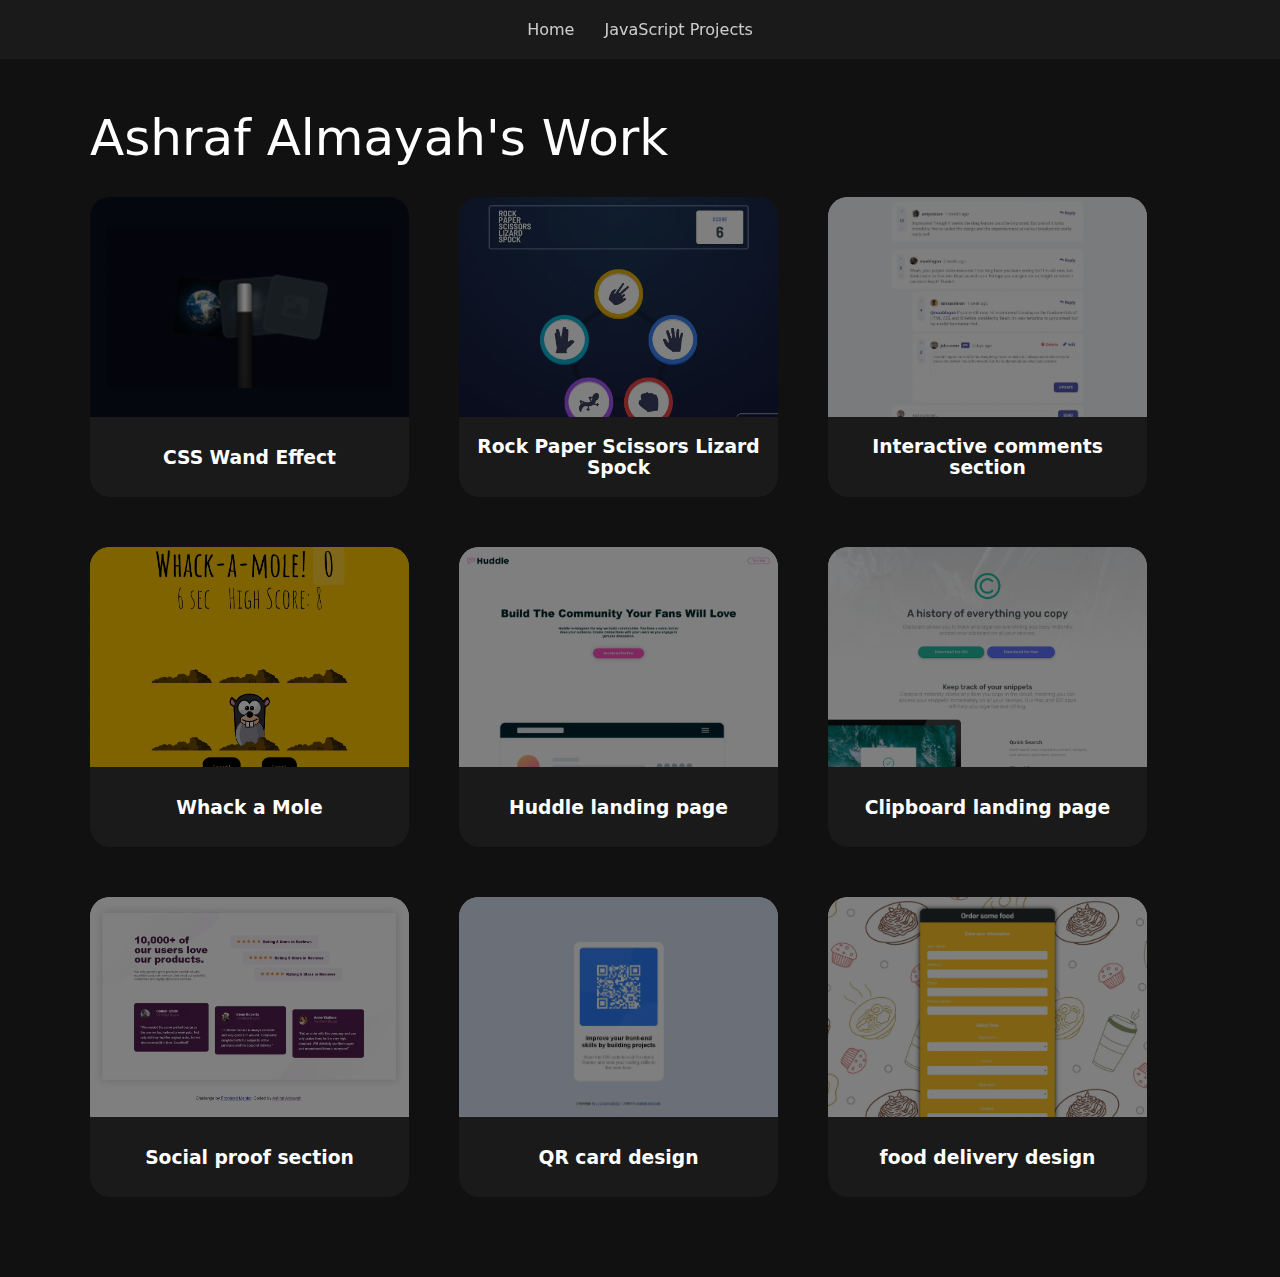
<file: index.html>
<!DOCTYPE html>
<html>
  
  <head>
    <meta name="viewport" content="width=device-width, initial-scale=1.0">
    <title>Ashraf Almayah's Work</title>
    <link rel="stylesheet" href="main.css">
  </head>

<body>
  <nav>
    <li><a href="./index.html">Home</a></li>
    <li><a href="./javascript-projects/index.html">JavaScript Projects</a></li>
  </nav>
  <div class="container">
    <header>
      <h1>Ashraf Almayah's Work</h1>
    </header>
    <section class="work-section">

      <div class="work-card">
        <a href="/css-wand-effect/">
          <div class="img-container">
            <img src="screenshots/css-wand-effect-screenshot.webp" alt="">
            <div class="overlay"></div>
          </div>
          <h3>CSS Wand Effect</h3>
        </a>
      </div>
      
      <div class="work-card">
        <a href="/rock-paper-scissors/">
          <div class="img-container">
            <img src="screenshots/rock-paper-scissors-screenshot.webp" alt="">
            <div class="overlay"></div>
          </div>
          <h3>Rock Paper Scissors Lizard Spock</h3>
        </a>
      </div>
      
      <div class="work-card">
        <a href="interactive-comments-section-main/">
          <div class="img-container">
            <img src="screenshots/interactive-comments-section-screenshot.webp" alt="">
            <div class="overlay"></div>
          </div>
          <h3>Interactive comments section</h3>
        </a>
      </div>

      <div class="work-card">
        <a href="/js-game-whack-a-mole/">
          <div class="img-container">
            <img src="screenshots/js-game-whack-a-mole-screenshot.webp" alt="">
            <div class="overlay"></div>
          </div>
          <h3>Whack a Mole</h3>
        </a>
      </div>

      <div class="work-card">
        <a href="huddle-landing-page-with-curved-sections-master/">
          <div class="img-container">
            <img src="screenshots/huddle-landing-page-with-curved-sections-screenshot.webp" alt="">
            <div class="overlay"></div>
          </div>
          <h3>Huddle landing page</h3>
        </a>
      </div>

      <div class="work-card">
          <a href="clipboard-landing-page-master/">
          <div class="img-container">
          <img src="screenshots/clipboard-landing-page-screenshot.webp" alt="">
          <div class="overlay"></div>
          </div>
          <h3>Clipboard landing page</h3>
        </a>
      </div>

      <div class="work-card">
          <a href="social-proof-section-master/">
          <div class="img-container">
            <img src="screenshots/social-proof-section-screenshot.webp" alt="">
            <div class="overlay"></div>
          </div>
          <h3>Social proof section</h3>
        </a>
      </div>

      <div class="work-card">
          <a href="qr-card/">
          <div class="img-container">
          <img src="screenshots/qr-card-screenshot.webp" alt="">
          <div class="overlay"></div>
          </div>
          <h3>QR card design</h3>
        </a>
      </div>

      <div class="work-card">
          <a href="food-delivery-design/">
          <div class="img-container">
          <img src="screenshots/food-delivery-design-screenshot.webp" alt="">
          <div class="overlay"></div>
          </div>
          <h3>food delivery design</h3>
        </a>
      </div>

    </section>
  </div>
</body>
</file>
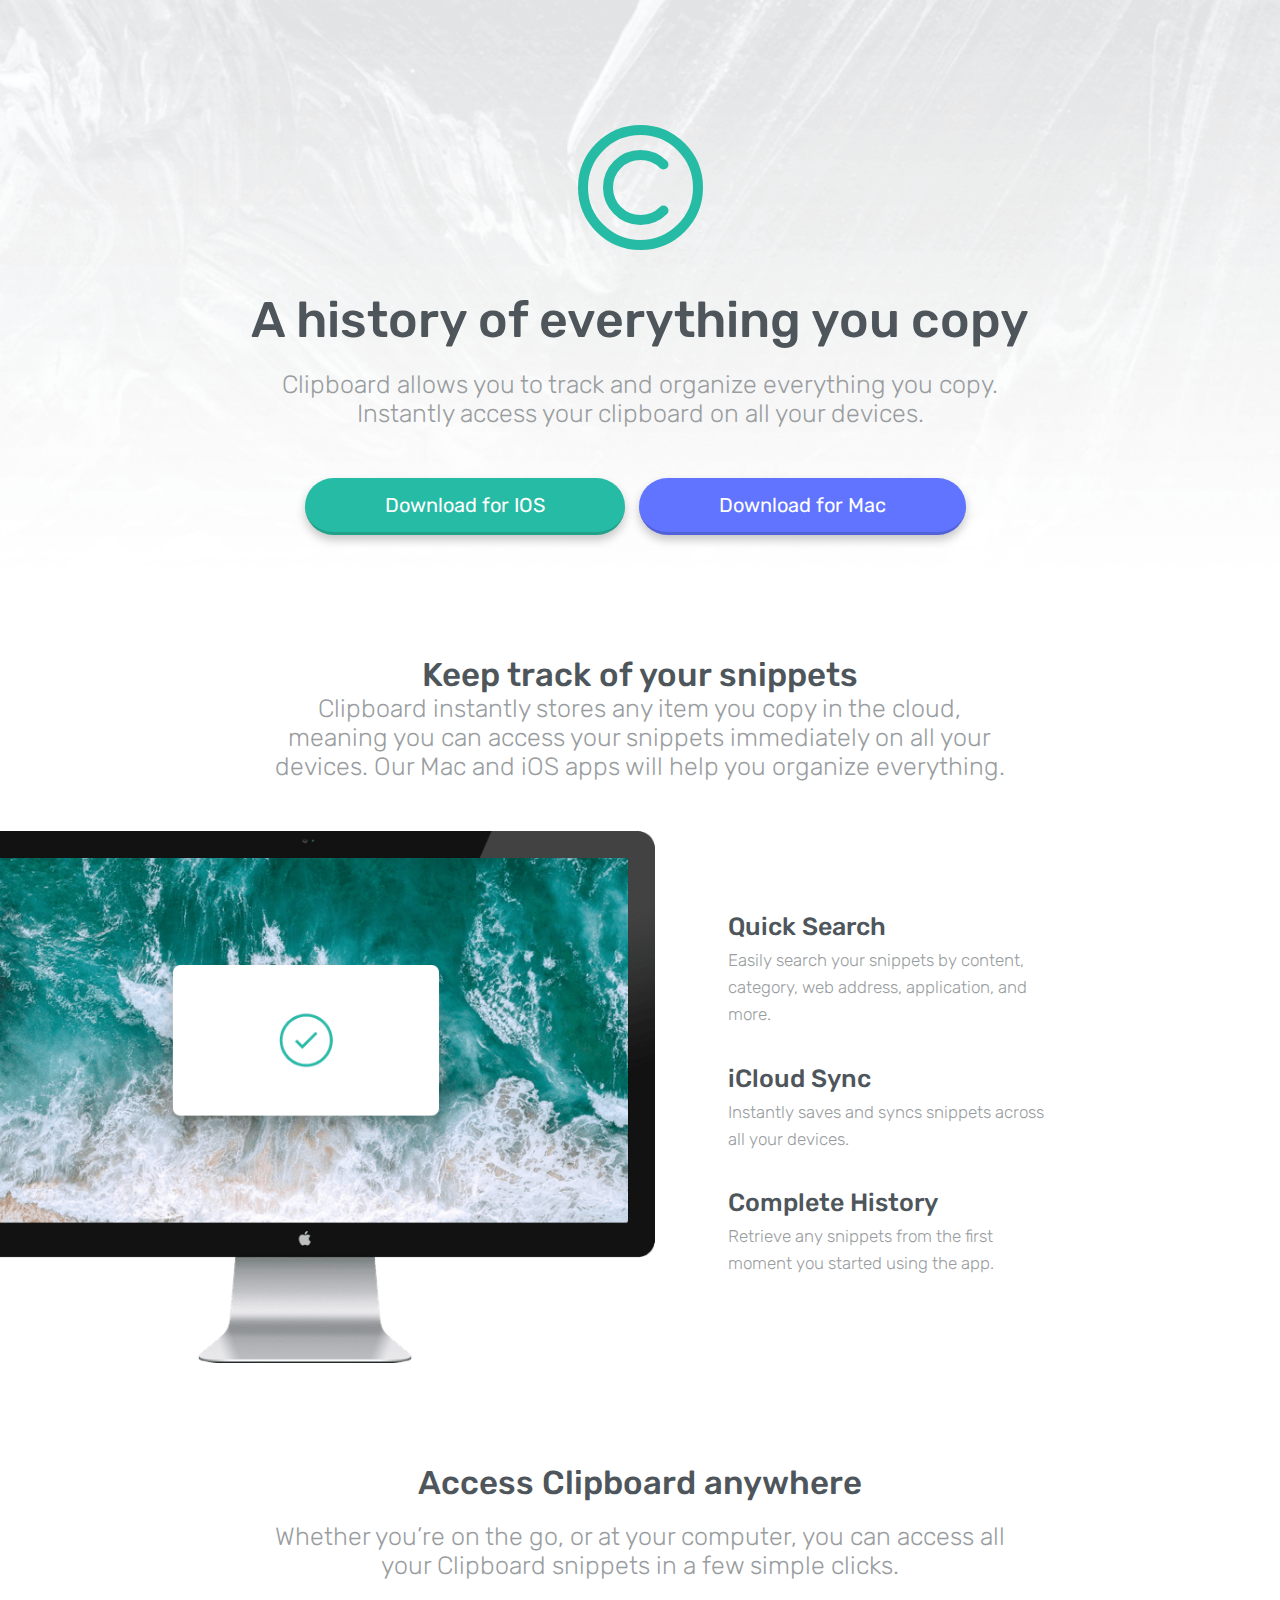
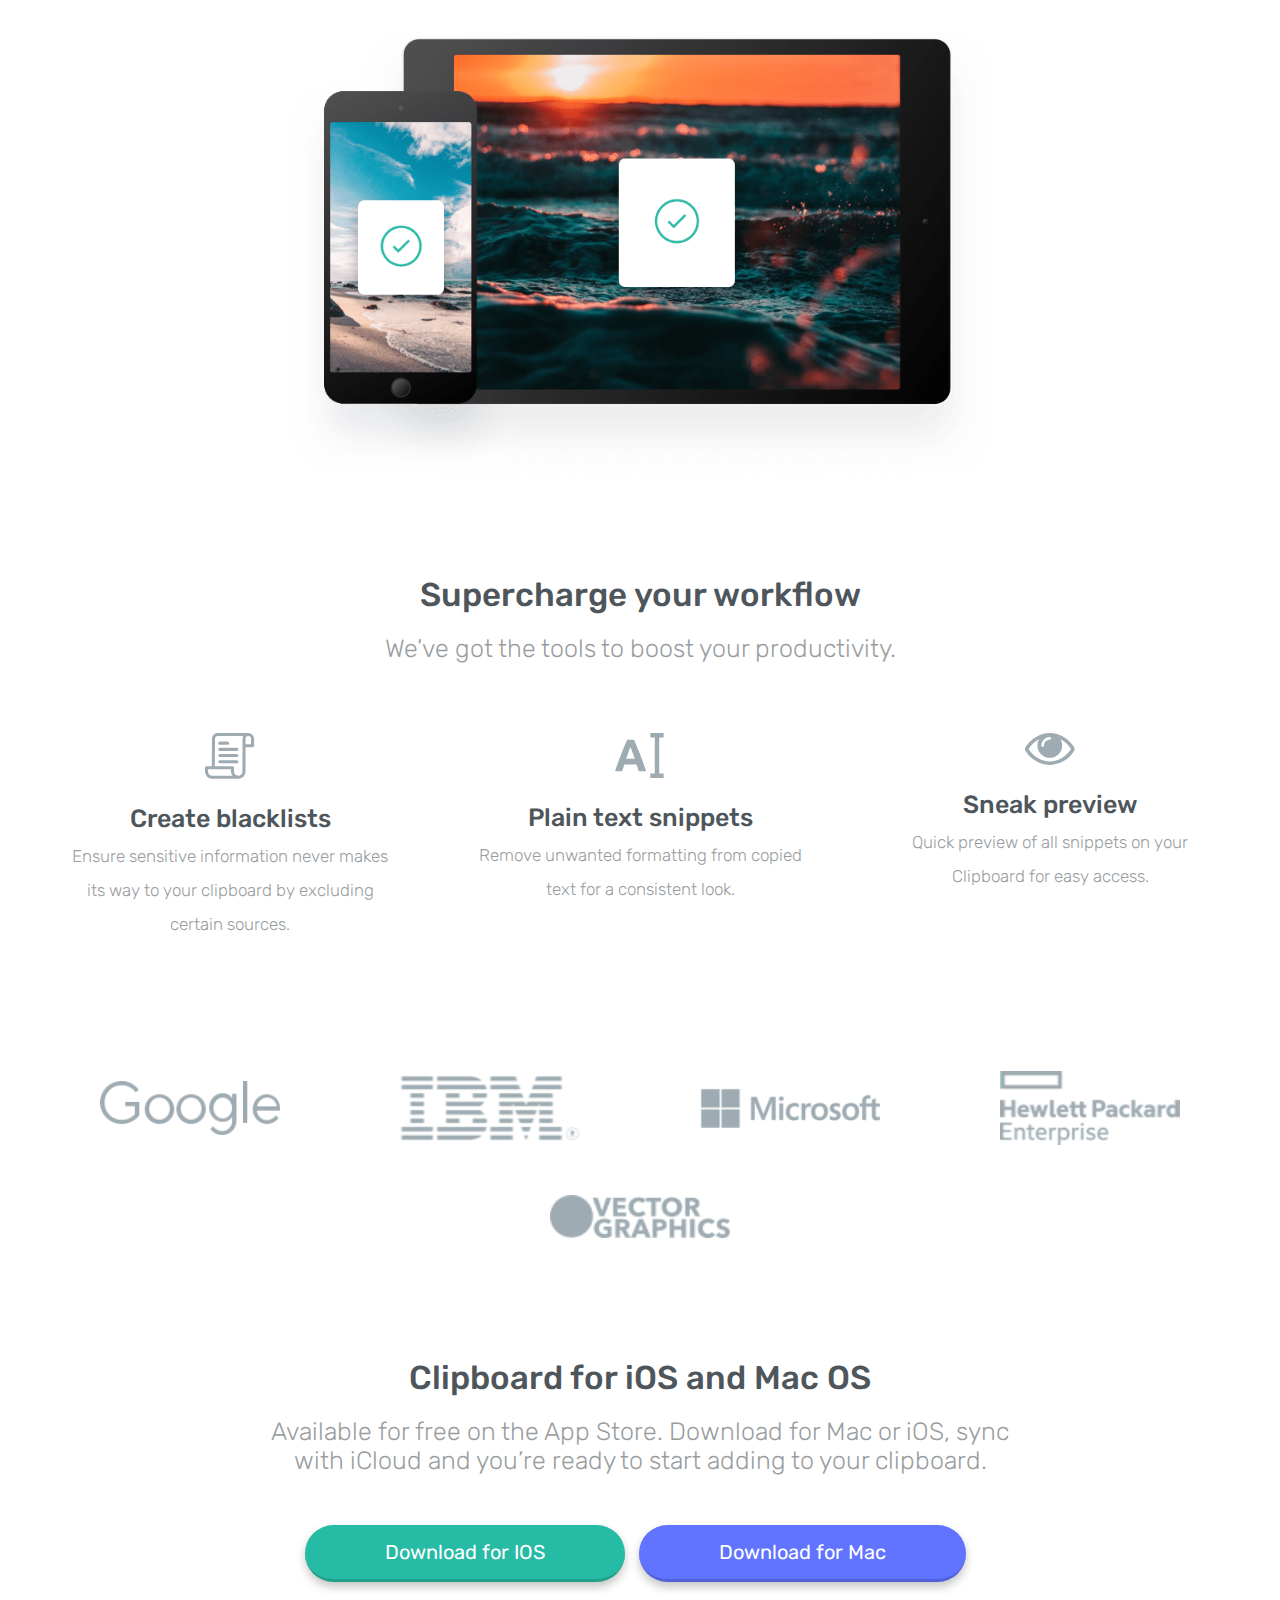
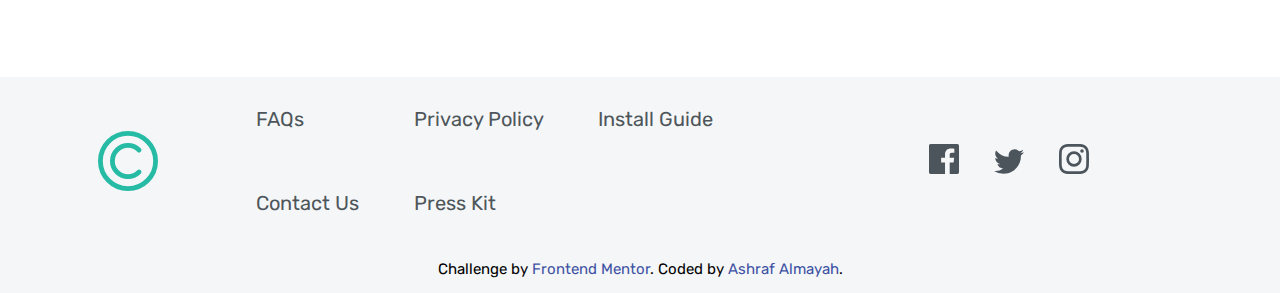
<file: clipboard-landing-page-master/index.html>
<!DOCTYPE html>
<html lang="en">
<head>
  <meta charset="UTF-8">
  <meta name="viewport" content="width=device-width, initial-scale=1.0"> <!-- displays site properly based on user's device -->

  <link rel="icon" type="image/png" sizes="32x32" href="./images/favicon-32x32.png">

  <!-- Google Fonts -->
  <link rel="preconnect" href="https://fonts.googleapis.com">
  <link rel="preconnect" href="https://fonts.gstatic.com" crossorigin>
  <link href="https://fonts.googleapis.com/css2?family=Rubik:wght@300;400;500;600;700;800;900&display=swap" rel="stylesheet">
  
  <link rel="stylesheet" href="css/main.css">

  <title>Frontend Mentor | Clipboard landing page</title>
</head>
<body>

  <main class="container">
    <!-- Hero -->
    <section class="hero">
      <img src="images/logo.svg" alt="logo">
      <h1>A history of everything you copy</h1>
      <p>Clipboard allows you to track and organize everything you 
        copy. Instantly access your clipboard on all your devices.</p>
      <div class="download-buttons">
        <button class="button button-primary">Download for IOS</button>
        <button class="button button-secondary">Download for Mac</button>
      </div>
    </section>
    <!-- End of Hero -->

    <!-- Services -->
    <section class="services">
      <header>
        <h1>Keep track of your snippets</h1>
        <p>Clipboard instantly stores any item you copy in the cloud, 
          meaning you can access your snippets immediately on all your 
          devices. Our Mac and iOS apps will help you organize everything.</p>
      </header>
      <img src="images/image-computer.png" alt="computer">
      <div class="services-container">
        <div class="service">
          <h2>Quick Search</h2>
          <p>Easily search your snippets by content, category, web address, application, and more.</p>
        </div>
  
        <div class="service">
          <h2>iCloud Sync</h2>
          <p>Instantly saves and syncs snippets across all your devices.</p>
        </div>
        
        <div class="service">
          <h2>Complete History</h2>
          <p>Retrieve any snippets from the first moment you started using the app.</p>
        </div>
      </div>
    </section>
    <!-- End of Services -->

    <!-- Access -->
    <section class="access-section">
      <h1>Access Clipboard anywhere</h1>
      <p>Whether you’re on the go, or at your computer, you can access all your Clipboard 
        snippets in a few simple clicks.</p>
      <img src="images/image-devices.png" alt="devices">
    </section>
    <!-- End of Access -->

    <!-- Tools -->
    <section class="tools">
      <h1>Supercharge your workflow</h1>
      <p>We’ve got the tools to boost your productivity.</p>
      <div class="tools-container">
        <div class="tool">
          <img src="images/icon-blacklist.svg" alt="blacklist">
          <h2>Create blacklists</h2>
          <p>Ensure sensitive information never makes its way to your clipboard by excluding certain sources.</p>
        </div>
        <div class="tool">
          <img src="images/icon-text.svg" alt="text">
          <h2>Plain text snippets</h2>
          <p>Remove unwanted formatting from copied text for a consistent look.</p>
        </div>
        <div class="tool">
          <img src="images/icon-preview.svg" alt="eye">
          <h2>Sneak preview</h2>
          <p>Quick preview of all snippets on your Clipboard for easy access.</p>
        </div>
      </div>
    </section>
    <!-- End of Tools -->

    <!-- Providers -->
    <section class="providers">
      <img src="images/logo-google.png" alt="Google">
      <img src="images/logo-ibm.png" alt="IBM">
      <img src="images/logo-microsoft.png" alt="Microsoft">
      <img src="images/logo-hp.png" alt="Hewlett Packard Enterprise">
      <img src="images/logo-vector-graphics.png" alt="Vector Graphics">
    </section>
    <!-- End of Providers -->

    <!-- Download -->
    <section class="download-section">
      <h1>Clipboard for iOS and Mac OS</h1>
      <p>Available for free on the App Store. Download for Mac or iOS, sync with iCloud 
        and you’re ready to start adding to your clipboard.</p>
      <div class="download-buttons">
        <button class="button button-primary">Download for IOS</button>
        <button class="button button-secondary">Download for Mac</button>
      </div>
    </section>
    <!-- End of Download -->

    <!-- Footer -->
    <footer>
      <img src="images/logo.svg" alt="logo" class="logo">
      <ul>
        <li><a href="#">FAQs</a></li>
        <li><a href="#">Contact Us</a></li>
        <li><a href="#">Privacy Policy</a></li>
        <li><a href="#">Press Kit</a></li>
        <li><a href="#">Install Guide</a></li>
      </ul>
      <div class="social-icons">
        <a href="#">
          <!-- Facebook icon -->
          <img src="images/icon-facebook.svg" alt="">
          <!-- <svg width="24" height="24" xmlns="http://www.w3.org/2000/svg"><path d="M22.675 0H1.325C.593 0 0 .593 0 1.325v21.351C0 23.407.593 24 1.325 24H12.82v-9.294H9.692v-3.622h3.128V8.413c0-3.1 1.893-4.788 4.659-4.788 1.325 0 2.463.099 2.795.143v3.24l-1.918.001c-1.504 0-1.795.715-1.795 1.763v2.313h3.587l-.467 3.622h-3.12V24h6.116c.73 0 1.323-.593 1.323-1.325V1.325C24 .593 23.407 0 22.675 0z" fill-rule="nonzero"/></svg> -->
        </a>
        <a href="#">
          <!-- Twitter icon -->
          <img src="images/icon-twitter.svg" alt="">
          <!-- <svg width="24" height="20" xmlns="http://www.w3.org/2000/svg"><path d="M24 2.557a9.83 9.83 0 01-2.828.775A4.932 4.932 0 0023.337.608a9.864 9.864 0 01-3.127 1.195A4.916 4.916 0 0016.616.248c-3.179 0-5.515 2.966-4.797 6.045A13.978 13.978 0 011.671 1.149a4.93 4.93 0 001.523 6.574 4.903 4.903 0 01-2.229-.616c-.054 2.281 1.581 4.415 3.949 4.89a4.935 4.935 0 01-2.224.084 4.928 4.928 0 004.6 3.419A9.9 9.9 0 010 17.54a13.94 13.94 0 007.548 2.212c9.142 0 14.307-7.721 13.995-14.646A10.025 10.025 0 0024 2.557z" fill-rule="nonzero"/></svg> -->
        </a>
        <a href="#">
          <!-- Instagram icon -->
          <img src="images/icon-instagram.svg" alt="">
          <!-- <svg width="24" height="24" xmlns="http://www.w3.org/2000/svg"><path d="M12 2.163c3.204 0 3.584.012 4.85.07 3.252.148 4.771 1.691 4.919 4.919.058 1.265.069 1.645.069 4.849 0 3.205-.012 3.584-.069 4.849-.149 3.225-1.664 4.771-4.919 4.919-1.266.058-1.644.07-4.85.07-3.204 0-3.584-.012-4.849-.07-3.26-.149-4.771-1.699-4.919-4.92-.058-1.265-.07-1.644-.07-4.849 0-3.204.013-3.583.07-4.849.149-3.227 1.664-4.771 4.919-4.919 1.266-.057 1.645-.069 4.849-.069zM12 0C8.741 0 8.333.014 7.053.072 2.695.272.273 2.69.073 7.052.014 8.333 0 8.741 0 12c0 3.259.014 3.668.072 4.948.2 4.358 2.618 6.78 6.98 6.98C8.333 23.986 8.741 24 12 24c3.259 0 3.668-.014 4.948-.072 4.354-.2 6.782-2.618 6.979-6.98.059-1.28.073-1.689.073-4.948 0-3.259-.014-3.667-.072-4.947-.196-4.354-2.617-6.78-6.979-6.98C15.668.014 15.259 0 12 0zm0 5.838a6.162 6.162 0 100 12.324 6.162 6.162 0 000-12.324zM12 16a4 4 0 110-8 4 4 0 010 8zm6.406-11.845a1.44 1.44 0 100 2.881 1.44 1.44 0 000-2.881z" fill-rule="nonzero"/></svg> -->
        </a>
      </div>
      <p class="attribution">
        Challenge by <a href="https://www.frontendmentor.io?ref=challenge" target="_blank">Frontend Mentor</a>. 
        Coded by <a href="https://github.com/ashrafalmayah">Ashraf Almayah</a>.
      </p>
    </footer>
  </main>
</body>
</html>
</file>
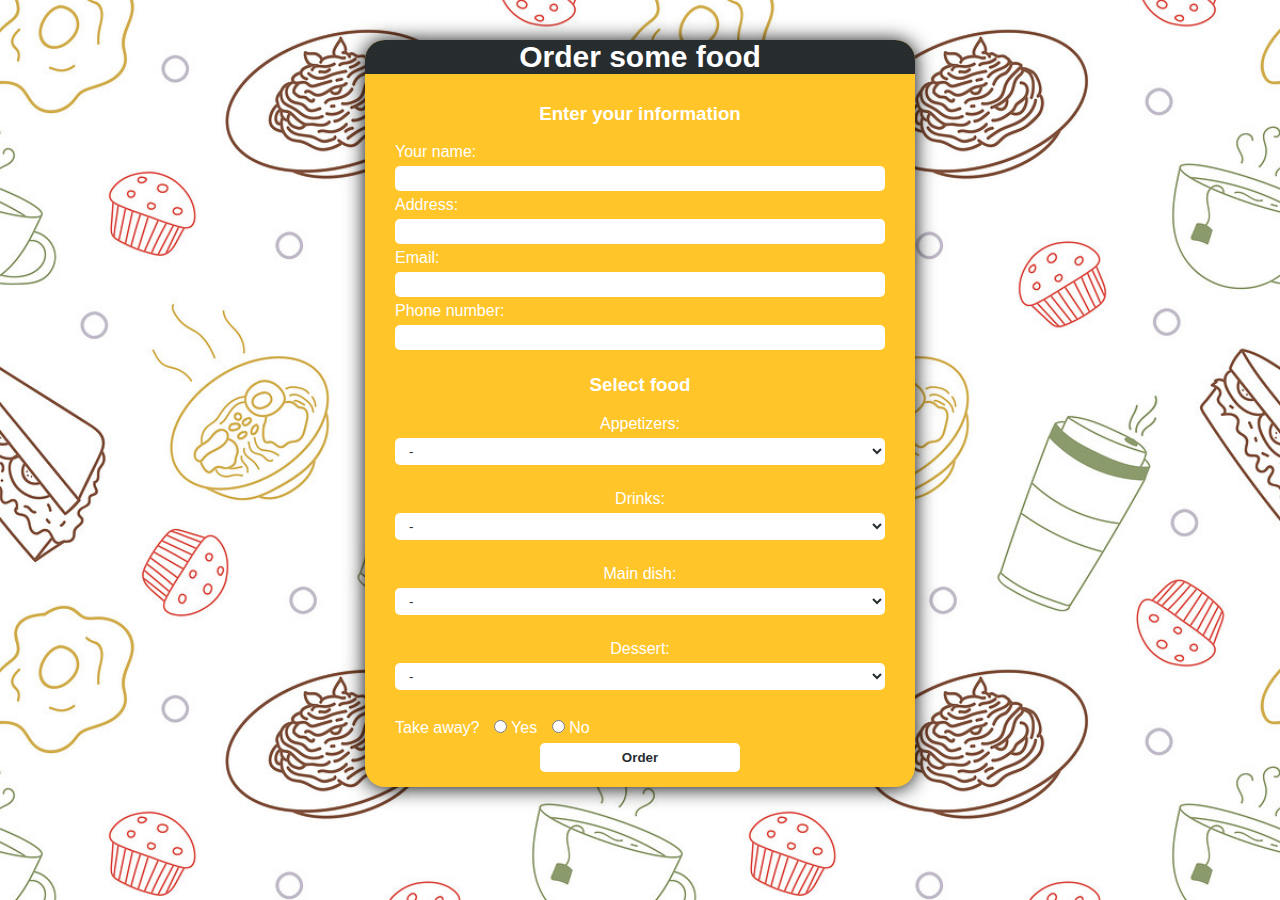
<file: food-delivery-design/index.html>
<html>
    <head>
        <meta charset="utf-8">
        <link rel="stylesheet" href="css/main.css">
    </head>
    <body>
        <div class="form-container">
            <header>Order some food</header>
            <form>
                <h3>Enter your information</h3>
                <label>Your name:</label>
                <input type="text" name="name">
                <label>Address:</label>
                <input type="text" name="address">
                <label>Email:</label>
                <input type="email" name="email">
                <label>Phone number:</label>
                <input type="tel" name="phone-number">

                <h3>Select food</h3>
                <section class="food-section">
                    <div>
                        <label for="appetizers">Appetizers:</label>
                        <select id="appetizers" name="appetizer">
                            <option value="" hidden disabled selected>-</option>
                            <option value="spinach-dip">Spinach Dip</option>
                            <option value="bruschetta">Bruschetta</option>
                            <option value="chicken-wings">Chicken Wings</option>
                            <option value="mozzarella-sticks">Mozzarella Sticks</option>
                            <option value="chips-and-salsa">Chips and Salsa</option>
                            <option value="spring-rolls">Spring Rolls</option>
                        </select>
                    </div>
                    <div>
                        <label for="drinks">Drinks:</label>
                        <select id="drinks" name="drink">
                            <option value="" hidden disabled selected>-</option>
                            <option value="soda">Soda</option>
                            <option value="lemonade">Lemonade</option>
                            <option value="iced-tea">Iced Tea</option>
                            <option value="smoothie">Smoothie</option>
                            <option value="coffee">Coffee</option>
                            <option value="milkshake">Milkshake</option>
                        </select>
                    </div>
                    <div>
                        <label for="main-dish">Main dish:</label>
                        <select id="main-dish" name="main-dish">
                            <option value="" hidden disabled selected>-</option>
                            <option value="steak">Steak</option>
                            <option value="salmon">Salmon</option>
                            <option value="pasta">Pasta</option>
                            <option value="burger">Burger</option>
                            <option value="pizza">Pizza</option>
                            <option value="sushi">Sushi</option>
                        </select>
                    </div>
                    <div>
                        <label for="dessert">Dessert:</label>
                        <select id="dessert" name="dessert">
                            <option value="" hidden disabled selected>-</option>
                            <option value="chocolate-cake">Chocolate Cake</option>
                            <option value="ice-cream">Ice Cream</option>
                            <option value="fruit-salad">Fruit Salad</option>
                            <option value="cheesecake">Cheesecake</option>
                            <option value="brownie">Brownie</option>
                            <option value="apple-pie">Apple Pie</option>
                        </select>
                    </div>
                </section>
                
                
                <div class="takeaway">
                    <label>Take away?</label>
                    <input type="radio" name="takeaway" id="yes" value="yes">
                    <label for="yes">Yes</label>
                    <input type="radio" name="takeaway" id="no" value="no">
                    <label for="no">No</label>
                </div>
                <input type="submit" value="Order">
            </form>
        </div>
    </body>
</html>
</file>
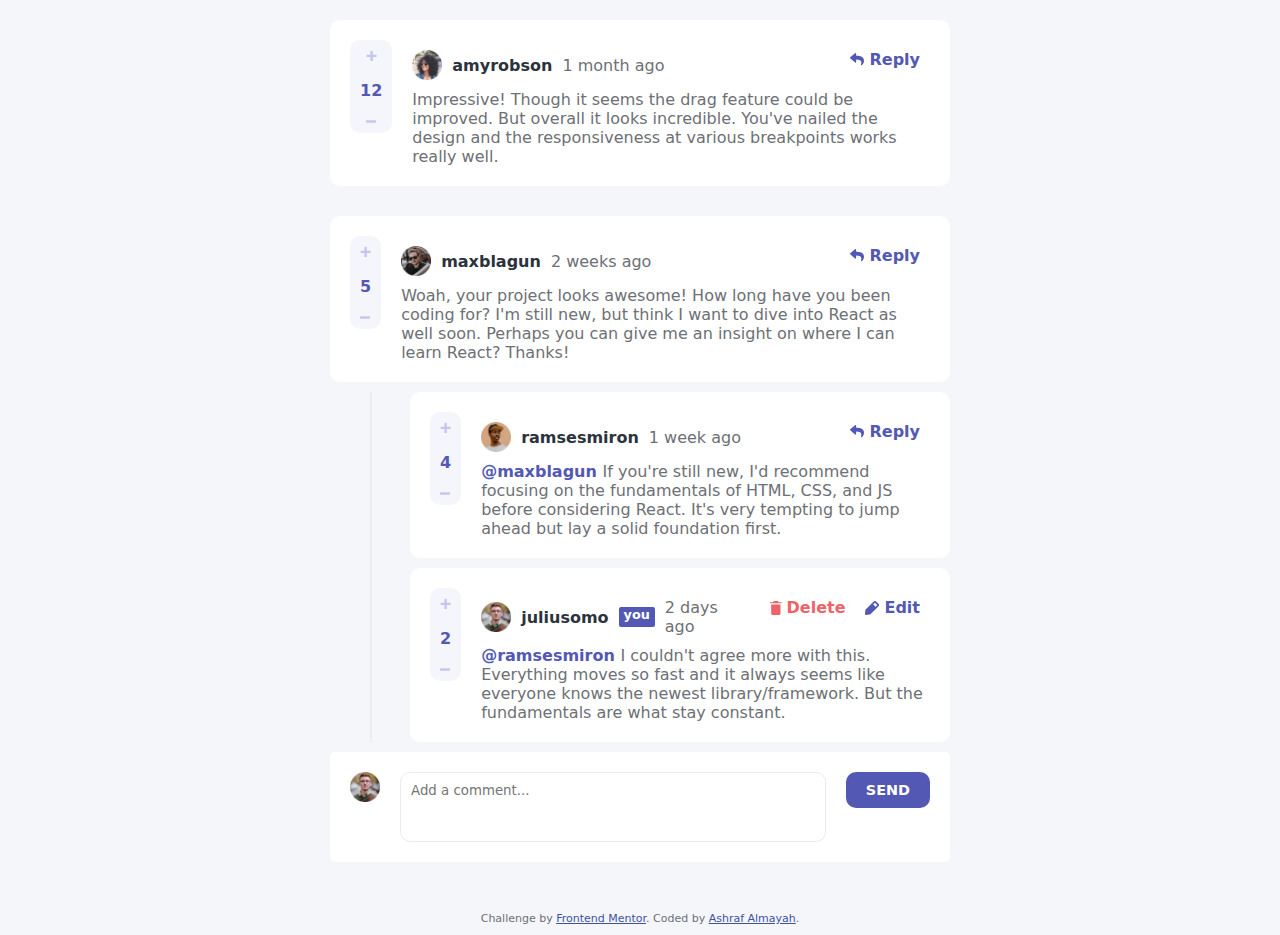
<file: interactive-comments-section-main/index.html>
<!DOCTYPE html>
<html lang="en">
<head>
  <meta charset="UTF-8">
  <meta name="viewport" content="width=device-width, initial-scale=1.0"> <!-- displays site properly based on user's device -->

  <link rel="icon" type="image/png" sizes="32x32" href="./images/favicon-32x32.png">
  
  <title>Frontend Mentor | Interactive comments section</title>
  <link rel="stylesheet" href="main.css">
</head>
<body>
  <section class="comments-container">
    <div class="comments-list">
      <!-- single comment template -->
      <div class="comment-container hidden">
        <div class="comment">
          <div class="comment-edit-placeholder hidden"><textarea></textarea><button id="comment-edit-btn">update</button></div>
          <div class="comment-score">
            <button id="add-score-btn"><svg width="11" height="11" xmlns="http://www.w3.org/2000/svg"><path d="M6.33 10.896c.137 0 .255-.05.354-.149.1-.1.149-.217.149-.354V7.004h3.315c.136 0 .254-.05.354-.149.099-.1.148-.217.148-.354V5.272a.483.483 0 0 0-.148-.354.483.483 0 0 0-.354-.149H6.833V1.4a.483.483 0 0 0-.149-.354.483.483 0 0 0-.354-.149H4.915a.483.483 0 0 0-.354.149c-.1.1-.149.217-.149.354v3.37H1.08a.483.483 0 0 0-.354.15c-.1.099-.149.217-.149.353v1.23c0 .136.05.254.149.353.1.1.217.149.354.149h3.333v3.39c0 .136.05.254.15.353.098.1.216.149.353.149H6.33Z" fill="#C5C6EF"/></svg></button>
            <span>0</span>
            <button id="sub-score-btn"><svg width="11" height="3" xmlns="http://www.w3.org/2000/svg"><path d="M9.256 2.66c.204 0 .38-.056.53-.167.148-.11.222-.243.222-.396V.722c0-.152-.074-.284-.223-.395a.859.859 0 0 0-.53-.167H.76a.859.859 0 0 0-.53.167C.083.437.009.57.009.722v1.375c0 .153.074.285.223.396a.859.859 0 0 0 .53.167h8.495Z" fill="#C5C6EF"/></svg></button>
          </div>
            <header>
              <img src="" alt="">
              <span class="comment-name">username</span>
              <div class="you-stamp hidden">you</div>
              <span class="comment-created-at">3 months ago</span>
            </header>
            <div class="comment-content"><span class="replying-to"></span><span class="comment-text"></span></div>
          <div class="comment-buttons-container">
            <div id="reply-btn" class="comment-button hidden">
              <svg width="14" height="13" xmlns="http://www.w3.org/2000/svg"><path d="M.227 4.316 5.04.16a.657.657 0 0 1 1.085.497v2.189c4.392.05 7.875.93 7.875 5.093 0 1.68-1.082 3.344-2.279 4.214-.373.272-.905-.07-.767-.51 1.24-3.964-.588-5.017-4.829-5.078v2.404c0 .566-.664.86-1.085.496L.227 5.31a.657.657 0 0 1 0-.993Z" fill="#5357B6"/></svg>
              <span>Reply</span>
            </div>
            <div id="delete-btn" class="comment-button hidden">
              <svg width="12" height="14" xmlns="http://www.w3.org/2000/svg"><path d="M1.167 12.448c0 .854.7 1.552 1.555 1.552h6.222c.856 0 1.556-.698 1.556-1.552V3.5H1.167v8.948Zm10.5-11.281H8.75L7.773 0h-3.88l-.976 1.167H0v1.166h11.667V1.167Z" fill="#ED6368"/></svg>
              <span>Delete</span>
            </div>
            <div id="edit-btn" class="comment-button hidden">
              <svg width="14" height="14" xmlns="http://www.w3.org/2000/svg"><path d="M13.479 2.872 11.08.474a1.75 1.75 0 0 0-2.327-.06L.879 8.287a1.75 1.75 0 0 0-.5 1.06l-.375 3.648a.875.875 0 0 0 .875.954h.078l3.65-.333c.399-.04.773-.216 1.058-.499l7.875-7.875a1.68 1.68 0 0 0-.061-2.371Zm-2.975 2.923L8.159 3.449 9.865 1.7l2.389 2.39-1.75 1.706Z" fill="#5357B6"/></svg>
              <span>Edit</span>
            </div>
          </div>

        </div>
        <div class="reply-container hidden">
          <img src="images/avatars/image-juliusomo.webp" alt="your profile">
          <textarea name="comment" id="comment-text" placeholder="Add a reply..."></textarea>
          <button id="comment-reply-btn">reply</button>
        </div>
        <div class="replies-list">
        </div>
      </div>
      <!-- end of single comment template -->
    </div>
    <div class="add-comment-container">
      <img src="images/avatars/image-juliusomo.webp" alt="your profile">
      <textarea name="comment" id="comment-text" placeholder="Add a comment..."></textarea>
      <button id="send-comment-btn">send</button>
    </div>
    <div class="delete-confirm-container hidden">
      <div class="delete-confirm">
        <h1>Delete comment</h1>
        <p>Are you sure you want to delete this
          comment? This will remove the comment
          and can't be undone.</p>
        <div class="buttons-container">
          <button id="delete-cancel-btn">no, cancel</button>
          <button id="delete-confirm-btn">yes, delete</button>
        </div>
      </div>
    </div>
  </section>
  <footer>
    <div class="attribution">
      Challenge by <a href="https://www.frontendmentor.io?ref=challenge" target="_blank">Frontend Mentor</a>. 
      Coded by <a href="https://github.com/ashrafalmayah">Ashraf Almayah</a>.
    </div>
  </footer>

  <script src="app.js"></script>
</body>
</html>
</file>
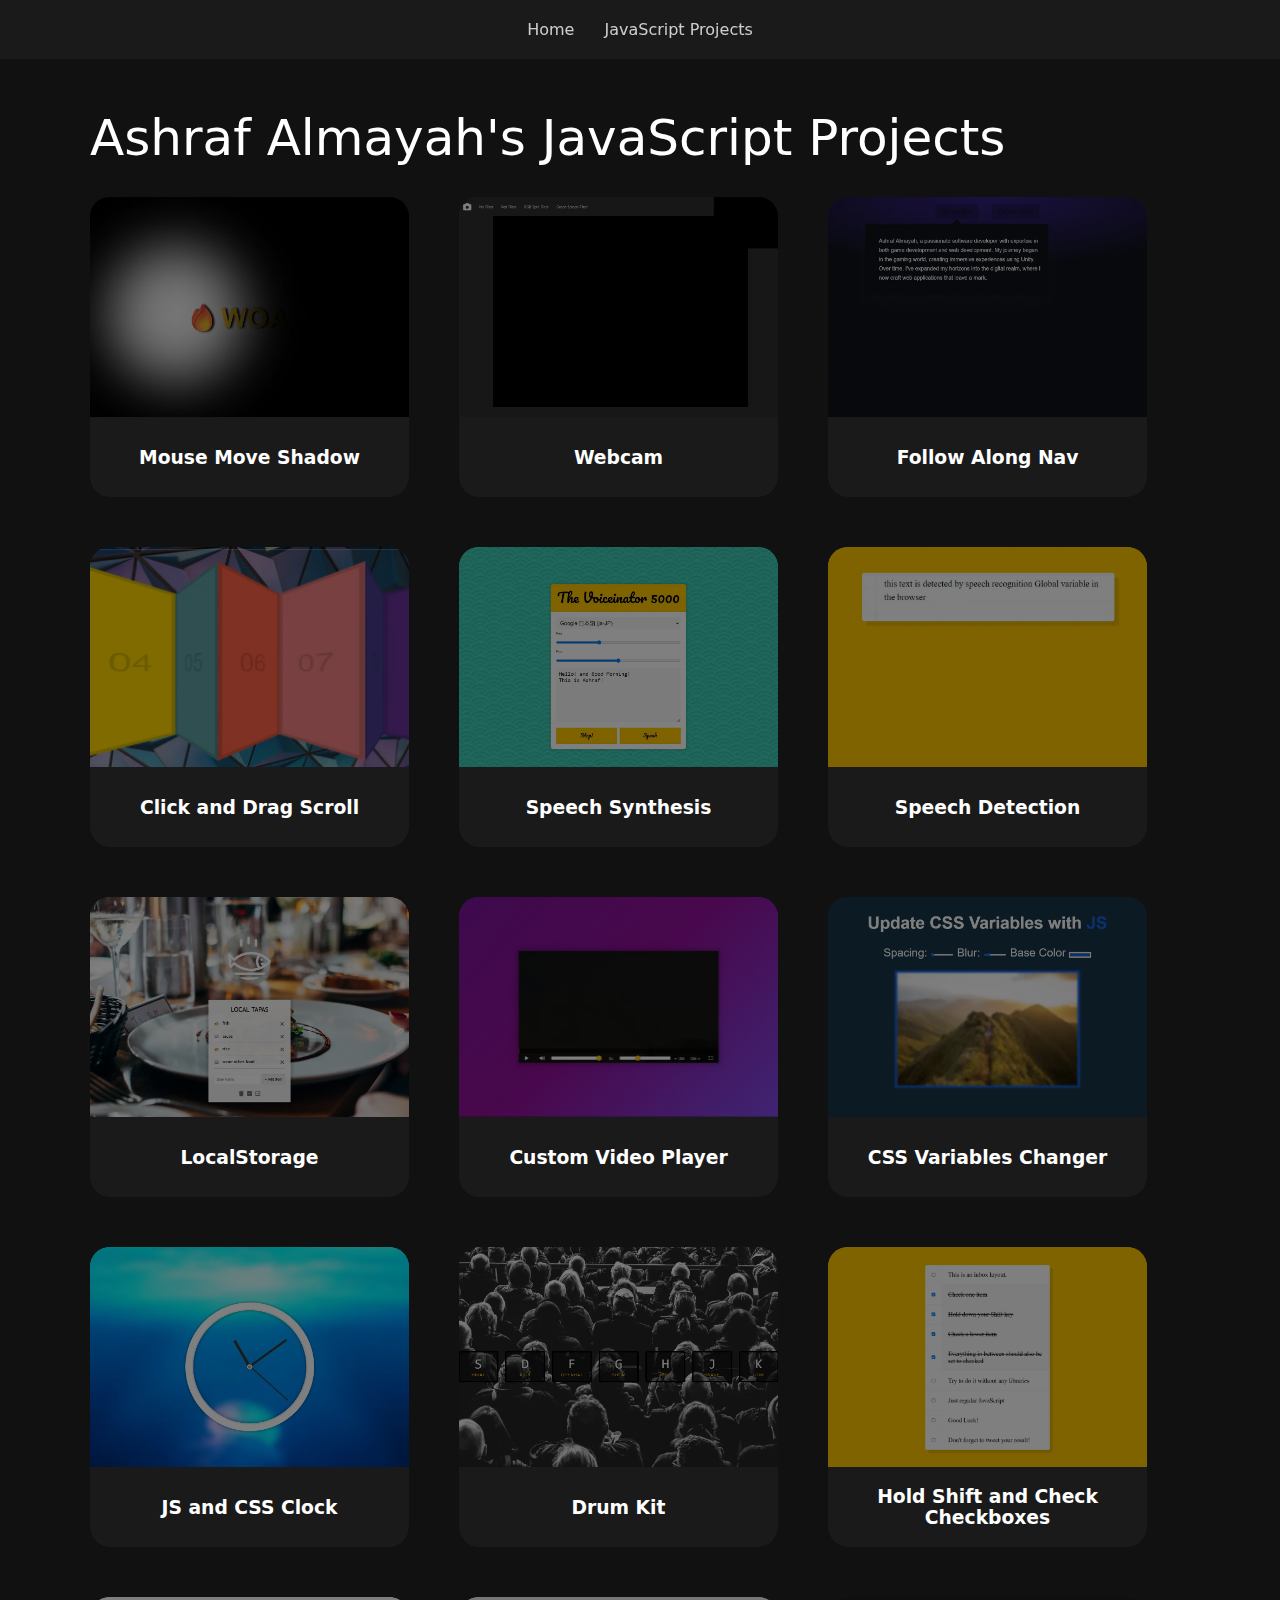
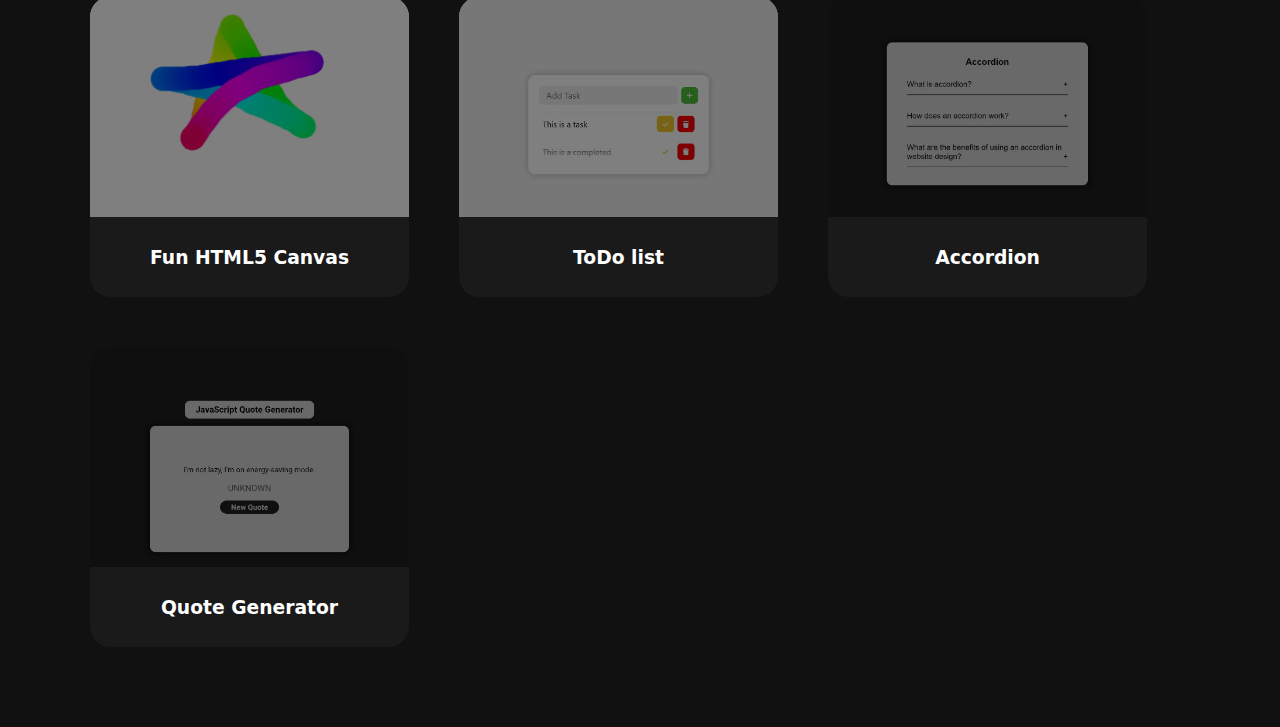
<file: javascript-projects/index.html>
<!DOCTYPE html>
<html>
  
  <head>
    <meta name="viewport" content="width=device-width, initial-scale=1.0">
    <title>Ashraf Almayah's JavaScript Projects</title>
    <link rel="stylesheet" href="../main.css">
  </head>

<body>
  <nav>
    <li><a href="../index.html">Home</a></li>
    <li><a href="../javascript-projects/index.html">JavaScript Projects</a></li>
  </nav>
  <div class="container">
    <header>
      <h1>Ashraf Almayah's JavaScript Projects</h1>
    </header>
    <section class="work-section">

      <div class="work-card">
        <a href="/js-mouse-move-shadow/">
          <div class="img-container">
            <img src="screenshots/js-mouse-move-shadow-screenshot.webp" alt="">
            <div class="overlay"></div>
          </div>
          <h3>Mouse Move Shadow</h3>
        </a>
      </div>

      <div class="work-card">
        <a href="/js-webcam/">
          <div class="img-container">
            <img src="screenshots/js-webcam-screenshot.webp" alt="">
            <div class="overlay"></div>
          </div>
          <h3>Webcam</h3>
        </a>
      </div>

      <div class="work-card">
        <a href="/js-follow-along-nav/">
          <div class="img-container">
            <img src="screenshots/js-follow-along-nav-screenshot.webp" alt="">
            <div class="overlay"></div>
          </div>
          <h3>Follow Along Nav</h3>
        </a>
      </div>

      <div class="work-card">
        <a href="/js-click-and-drag-scroll/">
          <div class="img-container">
            <img src="screenshots/js-click-and-drag-scroll-screenshot.webp" alt="">
            <div class="overlay"></div>
          </div>
          <h3>Click and Drag Scroll</h3>
        </a>
      </div>

      <div class="work-card">
        <a href="/js-speech-synthesis/">
          <div class="img-container">
            <img src="screenshots/js-speech-synthesis-screenshot.webp" alt="">
            <div class="overlay"></div>
          </div>
          <h3>Speech Synthesis</h3>
        </a>
      </div>

      <div class="work-card">
        <a href="/js-speech-detection/">
          <div class="img-container">
            <img src="screenshots/js-speech-detection-screenshot.webp" alt="">
            <div class="overlay"></div>
          </div>
          <h3>Speech Detection</h3>
        </a>
      </div>

      <div class="work-card">
        <a href="/js-localstorage/">
          <div class="img-container">
            <img src="screenshots/js-localstorage-screenshot.webp" alt="">
            <div class="overlay"></div>
          </div>
          <h3>LocalStorage</h3>
        </a>
      </div>

      <div class="work-card">
        <a href="/js-custom-video-player/">
          <div class="img-container">
            <img src="screenshots/js-custom-video-player-screenshot.webp" alt="">
            <div class="overlay"></div>
          </div>
          <h3>Custom Video Player</h3>
        </a>
      </div>

      <div class="work-card">
        <a href="/css-variables-changer/">
          <div class="img-container">
            <img src="screenshots/css-variables-changer-screenshot.webp" alt="">
            <div class="overlay"></div>
          </div>
          <h3>CSS Variables Changer</h3>
        </a>
      </div>

      <div class="work-card">
        <a href="/JS-and-CSS-Clock/">
          <div class="img-container">
            <img src="screenshots/js-and-css-clock-screenshot.webp" alt="">
            <div class="overlay"></div>
          </div>
          <h3>JS and CSS Clock</h3>
        </a>
      </div>

      <div class="work-card">
        <a href="/javascript-drum-kit/">
          <div class="img-container">
            <img src="screenshots/drum-kit-screenshot.webp" alt="">
            <div class="overlay"></div>
          </div>
          <h3>Drum Kit</h3>
        </a>
      </div>

      <div class="work-card">
        <a href="/hold-shift-and-check-checkboxes/">
          <div class="img-container">
            <img src="screenshots/hold-shift-and-check-checkboxes-screenshot.webp" alt="">
            <div class="overlay"></div>
          </div>
          <h3>Hold Shift and Check Checkboxes</h3>
        </a>
      </div>

      <div class="work-card">
        <a href="/fun-html5-canvas/">
          <div class="img-container">
            <img src="screenshots/fun-html5-canvas-screenshot.webp" alt="">
            <div class="overlay"></div>
          </div>
          <h3>Fun HTML5 Canvas</h3>
        </a>
      </div>

      <div class="work-card">
        <a href="todo-list/">
          <div class="img-container">
            <img src="screenshots/todo-list-screenshot.webp" alt="">
            <div class="overlay"></div>
          </div>
          <h3>ToDo list</h3>
        </a>
      </div>

      <div class="work-card">
        <a href="accordion/">
          <div class="img-container">
            <img src="screenshots/accordion-screenshot.webp" alt="">
            <div class="overlay"></div>
          </div>
          <h3>Accordion</h3>
        </a>
      </div>

      <div class="work-card">
        <a href="quote-generator/">
          <div class="img-container">
            <img src="screenshots/quote-generator-screenshot.webp" alt="">
            <div class="overlay"></div>
          </div>
          <h3>Quote Generator</h3>
        </a>
      </div>

    </section>
  </div>
</body>
</file>
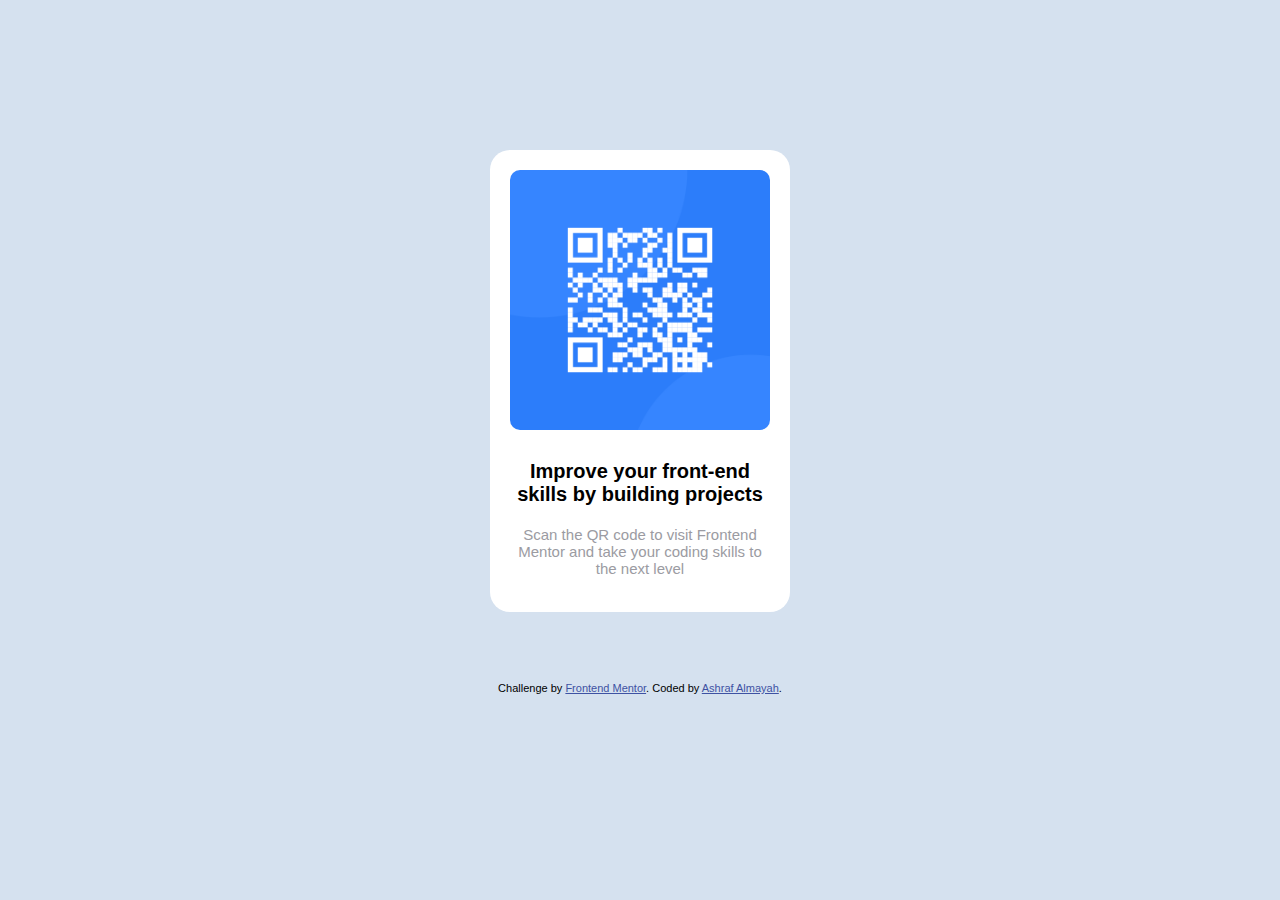
<file: qr-card/index.html>
<!DOCTYPE html>
<html lang="en">
<head>
  <meta charset="UTF-8">
  <meta name="viewport" content="width=device-width, initial-scale=1.0"> <!-- displays site properly based on user's device -->

  <link rel="icon" type="image/png" sizes="32x32" href="./images/favicon-32x32.png">
  <link rel="stylesheet" href="css/main.css">
  
  <title>Frontend Mentor | QR code component</title>

  <!-- Feel free to remove these styles or customise in your own stylesheet 👍 -->
  <style>
    .attribution { font-size: 11px; text-align: center; }
    .attribution a { color: hsl(228, 45%, 44%); }
  </style>
</head>
<body>

  <div class="card">
    <img src="images/image-qr-code.png" alt="">
    <header>
      Improve your front-end skills by building projects
    </header>
    <article>
      Scan the QR code to visit Frontend Mentor and take your coding skills to the next level
    </article>
  </div>
  
  <div class="attribution">
    Challenge by <a href="https://www.frontendmentor.io?ref=challenge" target="_blank">Frontend Mentor</a>. 
    Coded by <a href="https://github.com/ashrafalmayah">Ashraf Almayah</a>.
  </div>
</body>
</html>
</file>
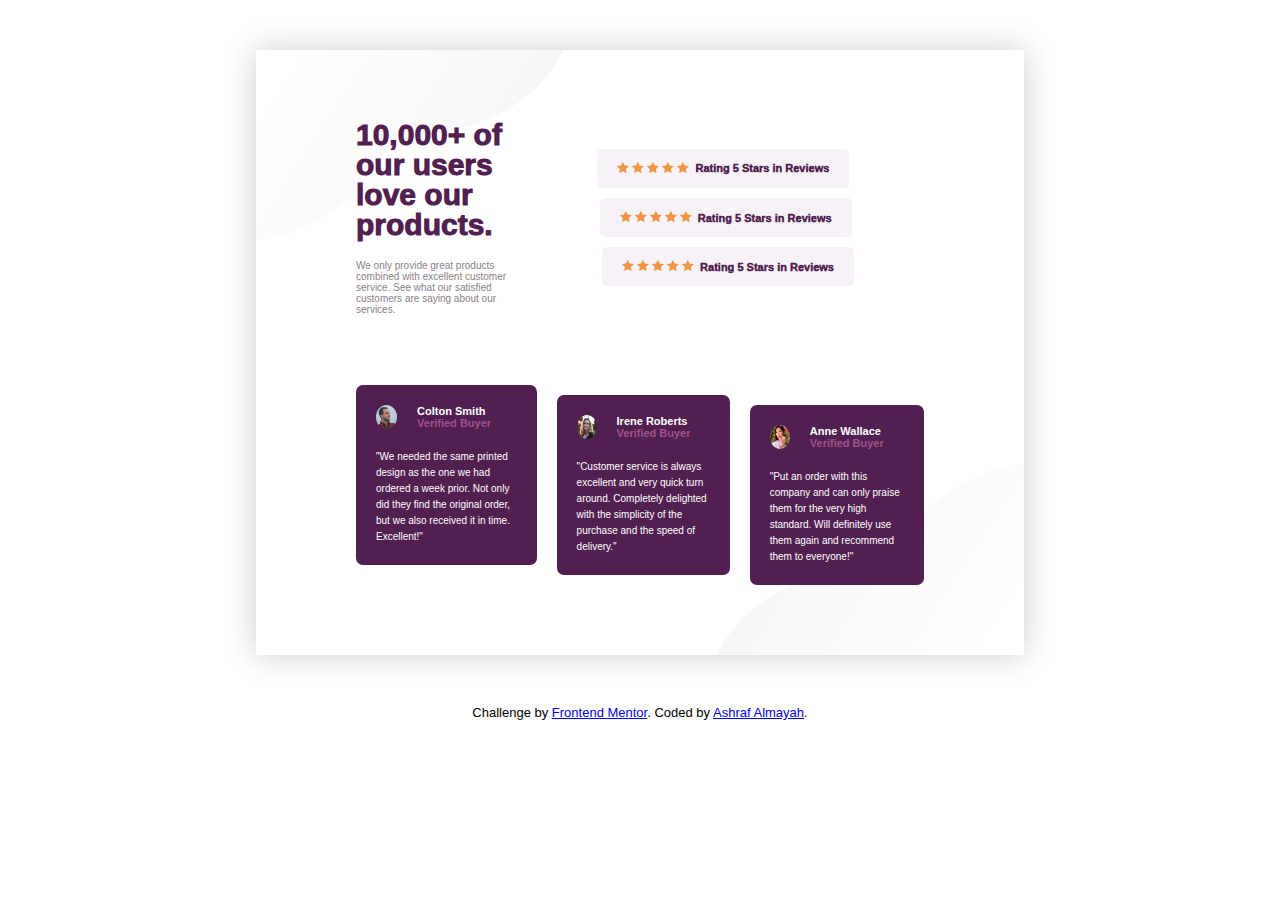
<file: social-proof-section-master/index.html>
<!DOCTYPE html>
<html lang="en">
  <head>
    <meta charset="UTF-8" />
    <meta name="viewport" content="width=device-width, initial-scale=1.0" />
    <!-- displays site properly based on user's device -->

    <link
      rel="icon"
      type="image/png"
      sizes="32x32"
      href="./images/favicon-32x32.png"
    />

    <title>Frontend Mentor | Social proof section</title>

    <link rel="stylesheet" href="css/main.css">
  </head>
  <body>
    <main class="container">
      <section class="reviews-section">
        <div class="reviews-content">
          <h1>10,000+ of our users love our products.</h1>
          <p>We only provide great products combined with excellent customer service.
            See what our satisfied customers are saying about our services.</p>
        </div>
        <div class="rating-badges">
          <!-- Single rating badge -->
          <div class="rating-badge">
            <div class="rating-stars">
              <img src="images/icon-star.svg" alt="star">
              <img src="images/icon-star.svg" alt="star">
              <img src="images/icon-star.svg" alt="star">
              <img src="images/icon-star.svg" alt="star">
              <img src="images/icon-star.svg" alt="star">
            </div>
            <p>Rating 5 Stars in Reviews</p>
          </div>
          <!-- end of single rating badge -->
          <!-- Single rating badge -->
          <div class="rating-badge">
            <div class="rating-stars">
              <img src="images/icon-star.svg" alt="star">
              <img src="images/icon-star.svg" alt="star">
              <img src="images/icon-star.svg" alt="star">
              <img src="images/icon-star.svg" alt="star">
              <img src="images/icon-star.svg" alt="star">
            </div>
            <p>Rating 5 Stars in Reviews</p>
          </div>
          <!-- end of single rating badge -->
          <!-- Single rating badge -->
          <div class="rating-badge">
            <div class="rating-stars">
              <img src="images/icon-star.svg" alt="star">
              <img src="images/icon-star.svg" alt="star">
              <img src="images/icon-star.svg" alt="star">
              <img src="images/icon-star.svg" alt="star">
              <img src="images/icon-star.svg" alt="star">
            </div>
            <p>Rating 5 Stars in Reviews</p>
          </div>
          <!-- end of single rating badge -->
        </div>
        <div class="reviews-cards">
          <div class="review-card">
            <img src="images/image-colton.jpg" alt="colton">
            <div>
              <h5>Colton Smith</h5>
              <h5>Verified Buyer</h5>
            </div>
            <p>"We needed the same printed design as the one we had ordered a week prior.
              Not only did they find the original order, but we also received it in time.
              Excellent!"</p>
          </div>
          <div class="review-card">
            <img src="images/image-irene.jpg" alt="colton">
            <div>
              <h5>Irene Roberts</h5>
              <h5>Verified Buyer</h5>
            </div>
            <p>"Customer service is always excellent and very quick turn around. Completely
              delighted with the simplicity of the purchase and the speed of delivery."</p>
          </div>
          <div class="review-card">
            <img src="images/image-anne.jpg" alt="colton">
            <div>
              <h5>Anne Wallace</h5>
              <h5>Verified Buyer</h5>
            </div>
            <p>"Put an order with this company and can only praise them for the very high
              standard. Will definitely use them again and recommend them to everyone!"</p>
          </div>
        </div>
      </section>
    </main>
    <div class="attribution">
      Challenge by
      <a href="https://www.frontendmentor.io?ref=challenge" target="_blank"
        >Frontend Mentor</a
      >. Coded by <a href="https://github.com/ashrafalmayah">Ashraf Almayah</a>.
    </div>
  </body>
</html>
</file>
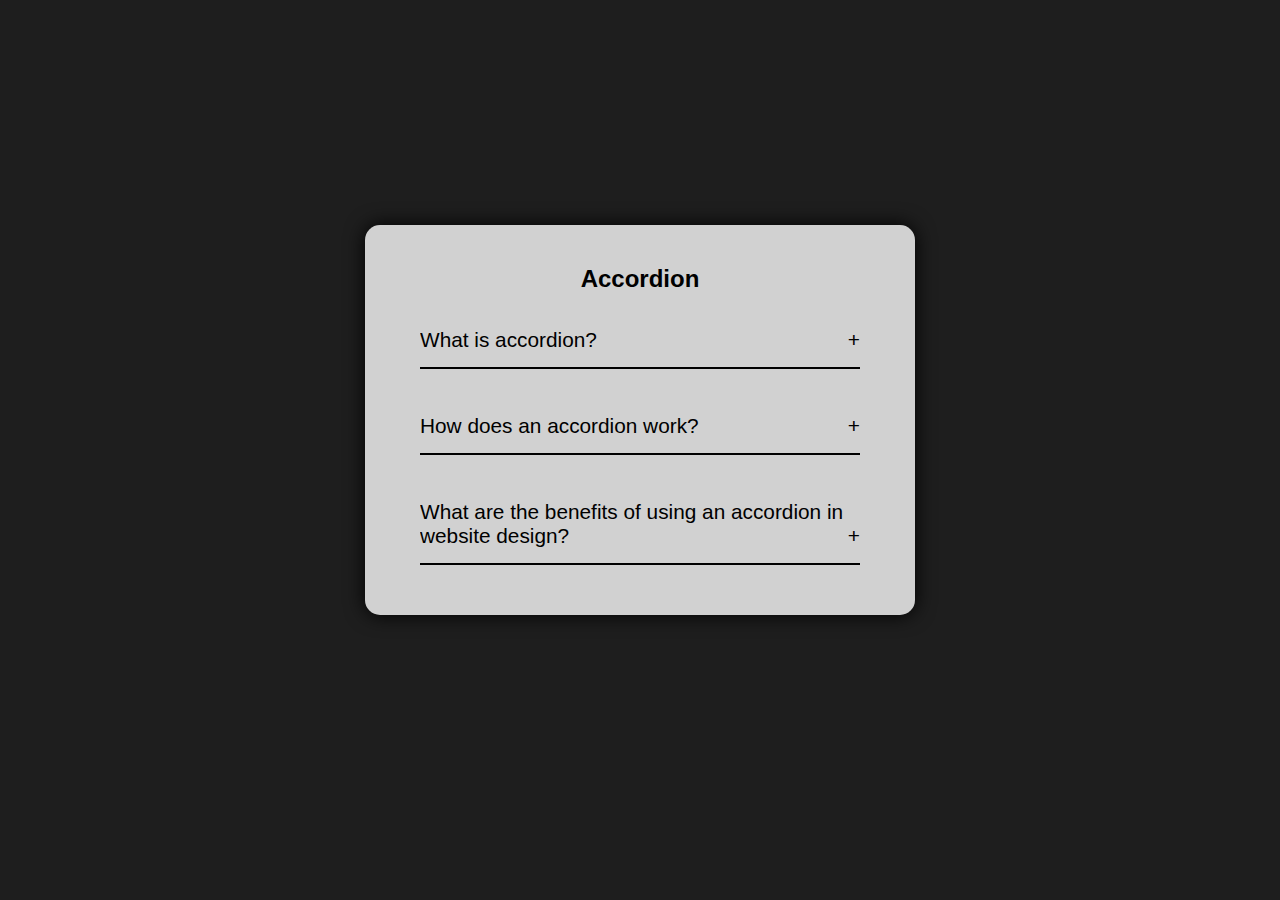
<file: javascript-projects/accordion/index.html>
<!DOCTYPE html>
<html lang="en">
<head>
    <meta charset="UTF-8">
    <meta name="viewport" content="width=device-width, initial-scale=1.0">

    <link rel="stylesheet" href="css/main.css">

    <title>Accordion</title>
</head>
<body>
    <main>
        <section class="accordion-section">
            <header>Accordion</header>
            <div class="question-container">
                <div class="question">What is accordion?</div>
                <div class="answer">Accordion is a user interface component commonly used in website design to organize and display content in a collapsible manner. It allows users to expand and collapse sections of content, providing a compact way to present information while saving screen space.</div>
            </div>
            <div class="question-container">
                <div class="question">How does an accordion work?</div>
                <div class="answer">An accordion typically consists of a series of collapsible panels or sections. Each section has a header or title, which when clicked, expands or collapses the corresponding content. Only one section is usually open at a time, while the others remain closed.</div>
            </div>
            <div class="question-container">
                <div class="question">What are the benefits of using an accordion in website design?</div>
                <div class="answer">Using an accordion in website design offers several benefits. It helps to organize and present a large amount of content in a compact and visually appealing way. It improves user experience by allowing users to easily navigate and find information. Accordions also help to reduce clutter on the page, making it easier for users to focus on the content that is relevant to them.</div>
            </div>
        </section>
    </main>
    <script src="app.js"></script>
</body>
</html>
</file>
<file: main.css>
* {
    margin: 0;
    padding: 0;
    box-sizing: border-box;
    font-family: system-ui, -apple-system, BlinkMacSystemFont, 'Segoe UI', Roboto, Oxygen, Ubuntu, Cantarell, 'Open Sans', 'Helvetica Neue', sans-serif;
}

nav{
    display: flex;
    justify-content: center;
    width: 100%;
    padding: 20px 50px;
    gap: 30px;
    background-color: #1a1a1a;
}
nav li{
    list-style: none;
}

nav li:hover a{
    filter: brightness(100%);
}

nav a{
    color: white;
    filter: brightness(80%);
    text-decoration: none
}

body {
    background-color: #111111;
}

.container {
    max-width: 1200px;
    margin: 0 auto;
    padding: 50px;
}

header h1 {
    color: white;
    font-size: 25px;
    font-weight: 200;
    text-align: center;
    margin-bottom: 30px;
}

.work-section {
    display: flex;
    flex-direction: row;
    flex-wrap: wrap;
    gap: 50px;
    margin-bottom: 30px;
}

.work-card {
    position: relative;
    border-radius: 20px;
    overflow: hidden;
    flex-basis: 100%;
    height: 300px;
}

.work-card h3 {
    position: relative;
    display: flex;
    align-items: center;
    justify-content: center;
    width: 100%;
    min-height: 80px;
    padding: 10px 15px;
    color: white;
    text-align: center;
    background-color: #1a1a1a;
    z-index: 2;
    align-self: flex-end;
}
.work-card img {
    min-height: 100%;
    width: 100%;
    object-fit: cover;
    transition: scale 0.3s;
}

.work-card .overlay {
    position: absolute;
    top: 0;
    left: 0;
    width: 100%;
    height: 100%;
    background-color: #000000;
    opacity: 0.5;
    z-index: 1;
    transition: opacity 0.3s;
}

.work-card:hover .overlay {
    opacity: 0;
}

.work-card:hover img {
    scale: 1.1;
}

.work-card a {
    display: flex;
    flex-wrap: wrap;
    height: 100%;
    text-decoration: none;
}

.img-container{
    display: flex;
    flex-wrap: wrap;
    height: calc(100% - 80px);
    overflow: hidden;
}

@media screen and (min-width: 768px) {
    .work-card {
        flex-basis: 46%;
    }
    header h1{
        font-size: 50px;
        text-align: left;
    }
}

@media screen and (min-width: 1024px) {
    .work-card {
        flex-basis: 29%;
    }
}
</file>
<file: clipboard-landing-page-master/css/main.css>
:root{
    --primary-color: #26bba5;
    --secondary-color: #6174ff;
    --dark-font-color: #4e565b;
    --light-font-color: #999da0;
}

*{
    margin: 0;
    box-sizing: border-box;
    font-family: 'Rubik', sans-serif;
}



/* 
Mutual styles for all secions
*/

section{
    display: flex;
    flex-wrap: wrap;
    flex-direction: column;
    justify-content: center;
    align-items: center;
    text-align: center;
    padding: 25px;
    row-gap: 20px;
    margin-bottom: 50px;
}

section img {
    width: 300px;
}

section h1{
    font-weight: 500;
    font-size: 33px;
    color: var(--dark-font-color);
}

section p{
    font-weight: 300;
    font-size: 18px;
    margin-bottom: 30px;
    color: var(--light-font-color);
}

.button{
    background-color: var(--primary-color);
    color: white;
    cursor: pointer;
    border: none;
    border-bottom: #21a189 3px solid;
    border-radius: 30px;
    padding: 15px 80px;
    font-size: 20px;
    box-shadow: #c6c6c6 0px 5px 10px 0px;
    transition: background-color 0.3s;
}

.button-primary{
    background-color: var(--primary-color);
    border-bottom: #21a189 3px solid;
}

.button-secondary{
    background-color: var(--secondary-color);
    border-bottom: #5161da 3px solid;
}

.button-primary:hover{
    background-color: #5ccdbb;
    border-bottom: #21a189 3px solid;
}

.button-secondary:hover{
    background-color: #8896ff;
    border-bottom: #5161da 3px solid;
}

.download-buttons button{
    margin: 0 10px 20px 0;
}

/*
Hero
*/

.hero {
    background: url("../images/bg-header-desktop.png") no-repeat center / cover;
}

.hero img{
    width: fit-content;
    margin: 100px 0 20px;
}

@media screen and (min-width: 768px) {
    .hero h1{
        font-size: 50px;
    }

    section p{
        width: 60%;
        font-size: 25px;
    }
}

/* 
Services
*/

.service{
    line-height: 1.6;
    margin: 20px 0;
}

.service h2{
    font-weight: 500;
    font-size: 25px;
    color: var(--dark-font-color);
}

.service p{
    font-size: 17px;
}

@media screen and (min-width: 768px) {
    .services{
        display: grid;
        grid-template-columns: 4fr 3fr;
    }
    .services header{
        display: flex;
        flex-direction: column;
        align-items: center;
        grid-column: 1/3;
    }

    section img{
        width: 700px;
    }

    .services img{
        margin-left: -10%;
    }

    .services-container{
        text-align: left;
    }
}

/* 
Tools
*/

.tool img{
    width: 50px;
    margin: 20px;
}

.tool h2{
    font-weight: 500;
    font-size: 25px;
    color: var(--dark-font-color);
}

.tool p{
    font-size: 17px;
}

.tool {
    line-height: 1.6;
}

@media screen and (min-width: 768px) {
    .tools-container{
        display: grid;
        grid-template-columns: repeat(3, 1fr);
    }
    .tools-container .tool{
        display: flex;
        flex-direction: column;
        align-items: center;
    }

    .tool p{
        width: 80%;
        line-height: 2;
    }
}

/* 
Providers
*/

.providers{
    row-gap: 50px;
    margin-bottom: 70px;
}

.providers img{
    width: 150px;
}

@media screen and (min-width: 768px) {
    .providers{
        flex-direction: row;
        column-gap: 120px;
    }
    .providers img{
        width: 180px;
    }
}

/* 
Footer
*/

footer{
    display: grid;
    grid-template-columns: 1fr;
    justify-content: center;
    align-items: center;
    text-align: center;
    background-color: #f5f6f8;
}

footer .logo{
    width: 60px;
    margin: 40px auto 0;
}

footer li{
    list-style: none;
    margin: 40px 0;
}

footer a{
    color: var(--dark-font-color);
    text-decoration: none;
    font-size: 20px;
    font-weight: 400;
    transition: color 0.3s;
}

footer a:hover{
    color: var(--primary-color);
}
footer .social-icons svg:hover{
    fill: var(--primary-color);
}

footer ul{
    padding: 0;
}

footer svg,
footer img{
    fill: #4C545C;
    margin-right: 30px;
    transition: fill 0.3s;
}

.attribution { font-size: 11px; text-align: center; margin: 15px 0; }
.attribution a { font-size: 11px; color: hsl(228, 45%, 44%); }

@media screen and (min-width: 768px) {
    footer{
        grid-template-columns: 1fr 2fr 2fr;
        align-items: center;
    }
    footer ul{
        display: flex;
        flex-flow: column wrap;
        max-height: 200px;
        text-align: left;
    }
    footer li{
        margin: 30px 0;
    }

    footer .logo{
        margin: 0 auto;
    }

    footer .social-icons img{
        width: 30px;
    }

    .attribution { 
        font-size: 15px;
        grid-column: 1/end;
    }
    .attribution a {
        font-size: 15px;
    }
}
</file>
<file: food-delivery-design/css/main.css>
:root{
    --primary-color: #ffc529;
    --secondary-color: white;
    --dark-color: #272d2f;
}
*{
    font-family: 'Cairo', sans-serif;
}
body{
    background: url("../images/food-background.jpg") no-repeat center /cover;
}
.form-container{
    background-color: var(--primary-color);
    border-radius: 20px;
    /* width:550px; */
    width: min(70%, 550px);
    margin: 40px auto 0;
    color: white;
    box-shadow: black 0px 1px 20px 0px;
    overflow: hidden;
}
form{  
    margin: 10px 30px;
    display: flex;
    flex-direction: column;
}
.form-container header{
    font-size: 30px;
    font-weight: bold;
    text-align: center;
    width: 100%;
    background-color: #272d2f;
}
.form-container h3{
    text-align: center;
}
input,select{
    margin: 5px 0;
    transition: background-color .3s;
}
input:focus,select:focus{
    outline: none;
}
input{
    background-color: var(--secondary-color);
    border: none;
    padding: 5px 10px;
    border-radius: 5px;
}
select{
    position: relative;
    border: none;
    color: var(--dark-color);
    border-radius: 5px;
    padding: 5px 10px;
    background-color: var(--secondary-color);
}
input[type="submit"]{
    font-weight: 700;
    color: var(--dark-color);
    width: 200px;
    padding: 7px;
    border: none;
    border-radius: 5px;
    align-self: center;
    background-color: var(--secondary-color);
    transition: background-color .3s;
}
.food-section{
    display: flex;
    justify-content: space-around;
    flex-wrap: wrap;
}
.food-section div{
    display: flex;
    flex-direction: column;
    width: 100%;
    text-align: center;
    margin-bottom: 20px;
}
.takeaway label{
    margin-right: 10px;
}

input:hover, select:hover {
    background-color: #ececec;
}
input[type="submit"]:hover {
    background-color: var(--dark-color);
    color: white;
}
</file>
<file: interactive-comments-section-main/main.css>
*{
    margin: 0;
    padding: 0;
    box-sizing: border-box;
    font-family: 'system-ui';
}

body{
    display: flex;
    flex-wrap: wrap;
    justify-content: center;
    align-items: center;
    min-height: 100vh;
    background-color: #f5f6fa;
    color: #6d7075;
    padding: 0 20px;
    /* overflow: hidden; */
}

.hidden{
    display: none !important;
}

.comments-container{
    margin: 20px 0;
}

@media screen and (min-width: 768px) {
    .comments-container{
        width: 50%;
    }
}

.comments-list{
    display: flex;
    flex-direction: column;
    gap: 20px;
}

.comment{
    display: flex;
    flex-wrap: wrap;
    align-items: center;
    background-color: #fff;
    border-radius: 10px;
    justify-content: space-between;
    gap: 20px;
    padding: 10px;
    margin-bottom: 10px;
}

.comment header{
    order: -1;
}

.comment-edit-placeholder,
.comment .comment-content{
    order: -1;
    grid-column: span 2;
}

.comment-content{
    width: 100%;
}

.comment img{
    width: 30px;
}

.comment header{
    display: flex;
    align-items: center;
    gap: 10px;
    padding: 10px 0;
}

.comment-name{
    color: #2c333c;
    font-weight: 600;
}

.you-stamp{
    background-color: #5358b4;
    color: white;
    font-size: 0.8rem;
    font-weight: 600;
    padding: 0 5px 5px;
    border-radius: 2px;
}

.comment-score{
    display: flex;
    flex-direction: row;
    background-color: #f4f6fb;
    align-items: center;
    width: fit-content;
    padding: 10px;
    gap: 20px;
    border-radius: 10px;
    color: #5358b4;
    font-weight: bold;
}

.comment-score button{
    border: none;
    background: none;
    height: fit-content;
    cursor: pointer;
    display: flex;
}

.comment-buttons-container{
    display: flex;
}

.comment-button{
    padding: 10px;
    width: fit-content;
    color: #5358b4;
    font-weight: bold;
    cursor: pointer;
    display: flex;
    align-items: center;
    gap: 5px;
    transition: filter 0.2s;
}

.comment-button:hover{
    filter: brightness(2);
}

#delete-btn{
    color: #ed6368;
}

.replies-list{
    position: relative;
    margin-left: 20px;
}

.replying-to{
    color: #5358b4;
    font-weight: bold;
}
.replies-list::before{
    content: '';
    position: absolute;
    height: 100%;
    width: 2px;
    background-color: #ecedf1;
    left: -20px;
}

@media screen and (min-width: 768px) {
    .comment{
        display: grid;
        grid-template-columns: auto 1fr auto;
        align-items: flex-start;
        padding: 20px;
        row-gap: 0;
    }

    .comment header{
        order: 0;
    }

    .comment-edit-placeholder,
    .comment .comment-content{
        order: 1;
    }

    .comment-score{
        flex-direction: column;
        grid-row: span 2;
    }

    .replies-list{
        margin-left: 80px;
    }
    .replies-list::before{
        left: -40px;
    }
}

.comment-edit-placeholder,
.reply-container,
.add-comment-container{
    display: flex;
    flex-wrap: wrap;
    align-items: center;
    background-color: #fff;
    padding: 20px;
    border-radius: 5px;
    justify-content: space-between;
    gap: 20px;
    margin-bottom: 20px;
}

.comment-edit-placeholder{
    justify-content: flex-end;
    padding: 0;
}

.comment-edit-placeholder textarea,
.reply-container textarea,
.add-comment-container textarea{
    color: #6d7075;
    resize: none;
    overflow: hidden;
    width: 100%;
    height: 70px;
    padding: 10px;
    order: -1;
    border-color: #ebebeb;
    border-radius: 10px;
}

@media screen and (min-width: 768px) {
    .reply-container,
    .add-comment-container{
        flex-wrap: nowrap;
        align-items: flex-start;
    }
    .comment-edit-placeholder textarea,
    .reply-container textarea,
    .add-comment-container textarea{
        /* font-size: 15px; */
        order: 0;
    }
    
    .comment-edit-placeholder textarea{
        height: 100px;
    }
}

.reply-container img,
.add-comment-container img{
    width: 30px;
    height: 30px;
}

#comment-reply-btn,
#comment-edit-btn,
#send-comment-btn{
    padding: 10px 20px;
    font-size: 1.2rem;
    color: white;
    text-transform: uppercase;
    font-weight: bold;
    background-color: #5358b4;
    border-radius: 10px;
    border: none;
    cursor: pointer;
    transition: filter 0.2s;
}

#comment-reply-btn:hover,
#comment-edit-btn:hover,
#send-comment-btn:hover{
    filter: brightness(2);
}

@media screen and (min-width: 768px) {
    #comment-reply-btn,
    #comment-edit-btn,
    #send-comment-btn{
        font-size: .9rem;
    }
}

.delete-confirm-container{
    position: fixed;
    background-color: rgba(0, 0, 0, 0.3);
    width: 100%;
    height: 100%;
    top: 0;
    left: 0;

    display: flex;
    justify-content: center;
    align-items: center;
    z-index: 99;
}

.delete-confirm{
    background-color: white;
    border-radius: 20px;
    width: 330px;
    padding: 30px;
}
.delete-confirm h1{
    color: #2c333c;
    margin-bottom: 20px;
}

.delete-confirm .buttons-container{
    display: flex;
    gap: 20px;
    margin-top: 20px;
}
.delete-confirm .buttons-container button{
    flex: 1;
    font-size: 15px;
    text-transform: uppercase;
    font-weight: bold;
    color: white;
    background-color: #68727e;
    border: none;
    padding: 15px 15px;
    border-radius: 10px;
}

#delete-confirm-btn{
    background-color: #ed6368;
}

footer{
    width: 100%;
}

.attribution { font-size: 11px; text-align: center; margin: 10px 0;}
.attribution a { color: hsl(228, 45%, 44%); }
</file>
<file: qr-card/css/main.css>
*{
    margin: 0;
    box-sizing: border-box;
    font-family: Arial, Helvetica, sans-serif;
}
body{
    background-color: #d5e1ef;
}

.card{
    display: flex;
    flex-wrap: wrap;
    background-color: #ffffff;
    border-radius: 20px;
    width: 300px;
    margin: 150px auto 70px;
    padding: 20px;
    text-align: center;
}

.card img{
    width:100%;
    border-radius: 10px;
    margin-bottom: 10px;
}
.card header{
    font-weight: bolder;
    font-size: 20px;
    margin: 20px 0;
}

.card article{
    color: #9b9ba2;
    font-size: 15px;
    margin-bottom: 15px;
}
</file>
<file: social-proof-section-master/css/main.css>
:root{
    --primary-color: #511f50;
}

*{
    font-family: sans-serif;
    margin: 0;
    box-sizing: border-box;
}

.attribution{
    position: relative;
    text-align: center;
    font-size: 13px;
}

.container{
    position: relative;
    max-width: 1200px;
    margin: 0 auto;
}

.reviews-section{
    display: grid;
    background: url("../images/bg-pattern-top-desktop.svg") no-repeat top left/40%, 
            url("../images/bg-pattern-bottom-desktop.svg") no-repeat bottom right/40%;
    grid-template-columns: 4fr 6fr;
    gap: 70px;
    margin: 50px auto;
    padding: 70px 100px;
    align-items: center;
    overflow: hidden;
    box-shadow: #cccccc 0px 0px 30px 0px;
    width: 60vw;
}

@media screen and (max-width: 768px) {
    .reviews-section{
        grid-template-columns: 1fr;
        padding: 30px;
        width: 90vw;
        text-align: center;
        column-gap: 0px;
    }
}

/* Reviews */

/* 
Content
*/

.reviews-content h1{
    font-size: 30px;
    font-weight: 1000;
    line-height: 1;
    color: var(--primary-color);
    margin-bottom: 20px;
}

.reviews-content p{
    font-size: 10px;
    font-weight: 300;
    color: #8a8088;
}

@media screen and (max-width: 768px) {
    .reviews-content p{
        font-size: 15px;
    }
}
/* 
Rating Badges
*/

.rating-badges {
  display: flex;
  flex-direction: column;
  gap: 10px;
  justify-content: center;
}

.rating-badge:nth-child(1) {
  align-self: flex-start;
}

.rating-badge:nth-child(2) {
  align-self: center;
}

.rating-badge:nth-child(3) {
    align-self: flex-end;
}

.rating-badge{
    display: flex;
    background-color: #f7f2f8;
    font-size: 11px;
    font-weight: 1000;
    color: var(--primary-color);
    border-radius: 5px;
    padding: 13px 20px;
    gap: 6px;
    justify-content: center;
    align-items: center;
}

.rating-stars img{
    width: 12px;
}

@media screen and (max-width: 768px) {
    .rating-badges{
        grid-row-start: 2;
    }
    .rating-badge{
        flex-direction: column;
        align-self: center;
        width: 100%;
    }
}

/* 
Reviews Cards
*/

.reviews-cards{
    display: flex;
    grid-column: 1/end;
    gap: 20px;
}

.review-card:nth-child(2){
    margin-top: 10px;
}

.review-card:nth-child(3){
    margin-top: 20px;
}

.review-card{
    display: flex;
    flex-wrap: wrap;
    gap: 20px;
    background-color: var(--primary-color);
    color: white;
    padding: 20px;
    border-radius: 7px;
    height: fit-content;
}
.review-card img{
    border-radius: 50%;
    width: 15%;
}
.review-card h5{
    font-size: 11px;
}

.review-card h5+h5{
    color: #9f5188;
}

.review-card p{
    font-weight: 300;
    font-size: 10px;
    line-height: 1.6;
}

@media screen and (max-width: 768px) {
    .reviews-cards{
        flex-wrap: wrap;
    }
    .review-card p{
        text-align: left;
        font-weight: 300;
        font-size: 12px;
        line-height: 1.6;
    }  
}
</file>
<file: javascript-projects/accordion/css/main.css>
*{
    margin: 0;
    padding: 0;
    box-sizing: border-box;
    font-family: 'Roboto', sans-serif;
}

body{
    display: flex;
    min-height: 100vh;
    justify-content: center;
    align-items: center;
    background: #1e1e1e;
}

main{
    width: 550px;
    height: 450px;
}

.accordion-section{
    display: flex;
    flex-direction: column;
    background-color: #d1d1d1;
    width: 100%;
    padding: 20px 10%;
    justify-content: center;
    border-radius: 15px;
    box-shadow: 0 0 20px;
}

.accordion-section header{
    font-size: 1.5rem;
    padding: 20px 0;
    font-weight: bold;
    width: 100%;
    text-align: center;
}

.accordion-section .question-container{
    width: 100%;
    overflow: hidden;
}
.accordion-section .question-container .question{
    position: relative;
    font-size: 1.3rem;
    padding: 15px 0;
    border-bottom: black 2px solid;
    cursor: pointer;
    transition: font-size .5s;
}

.accordion-section .question-container .question::after{
    content: '+';
    position: absolute;
    right: 0;
}

.accordion-section .question-container .answer{
    margin: 15px 0;
    font-size: 1.2rem;
    max-height: 0px;
    overflow: hidden;
    transition: max-height .5s;
}

.accordion-section .question-container.active .answer{
    max-height: 300px;
}

.accordion-section .question-container.active .question::after{
    content: '-';
    font-size: 1.3rem;
}

.accordion-section .question-container.active .question{
    font-size: 1rem;
}
</file>
